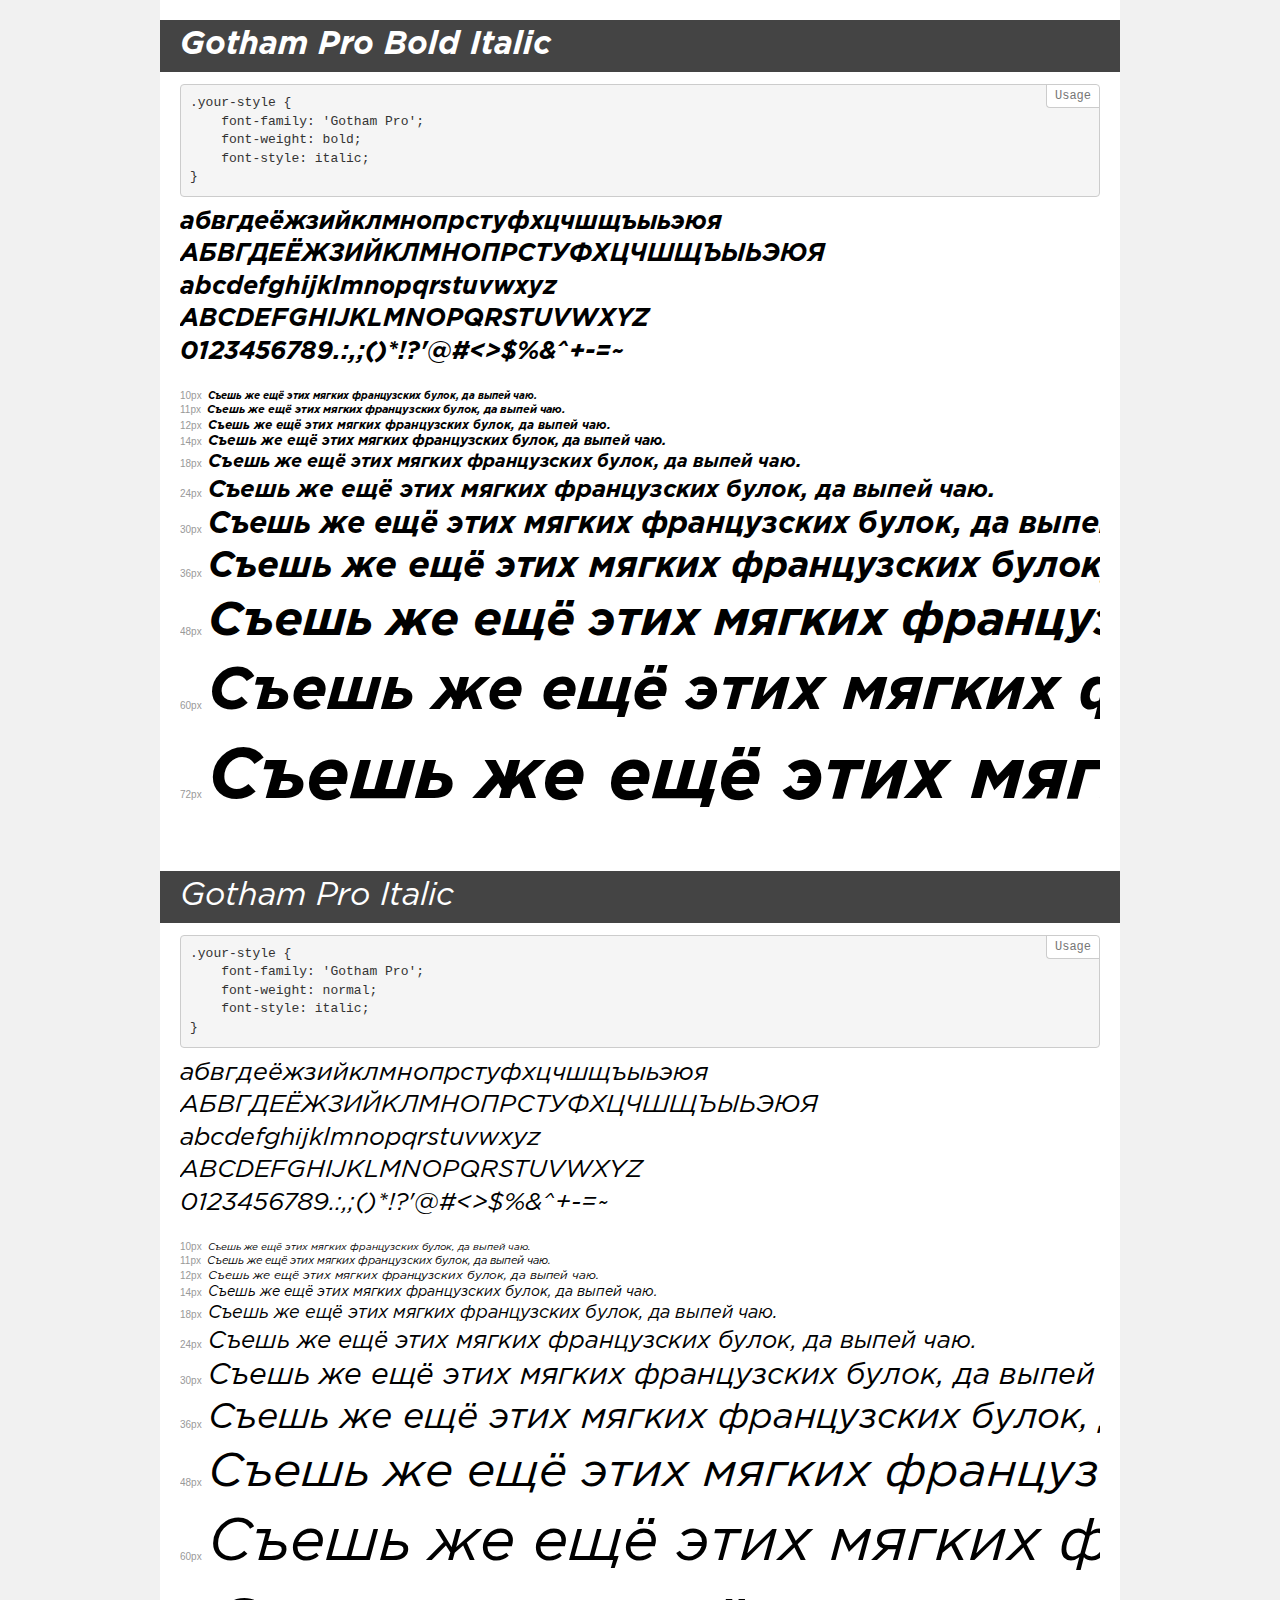
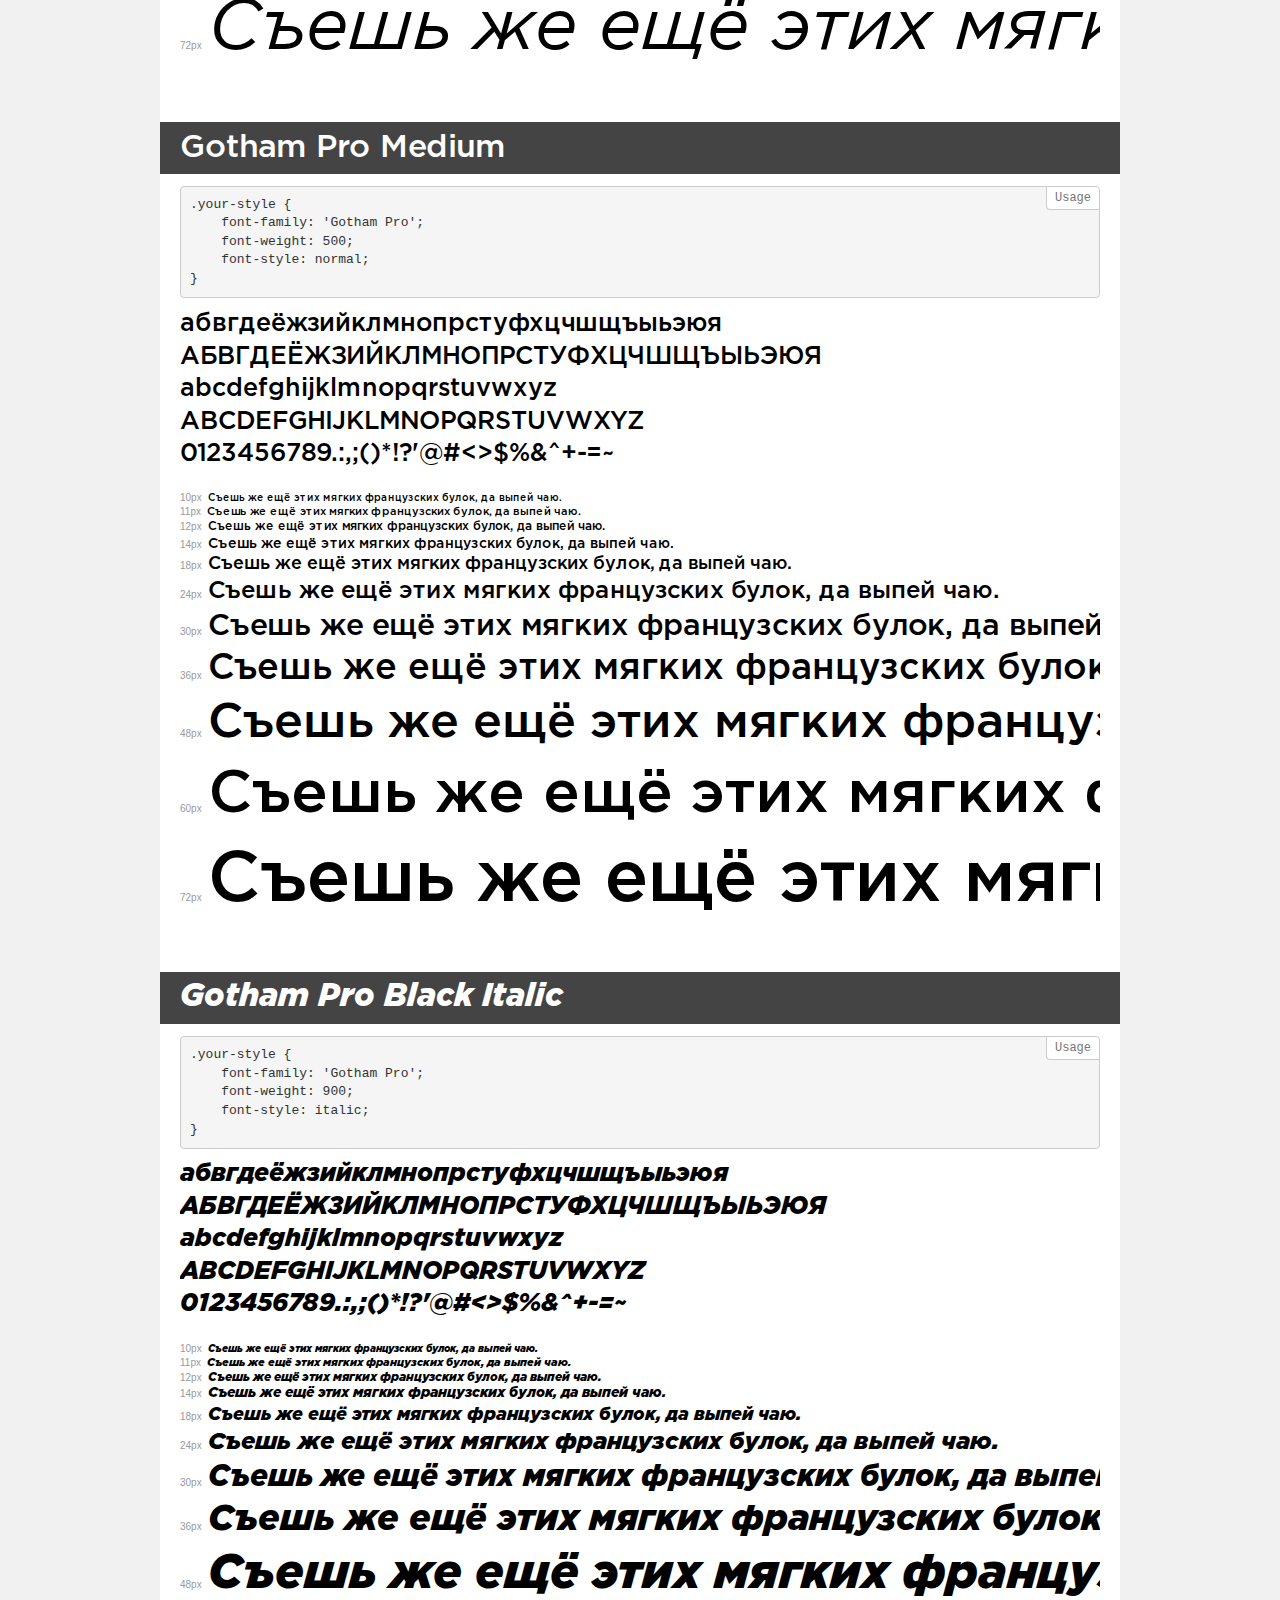
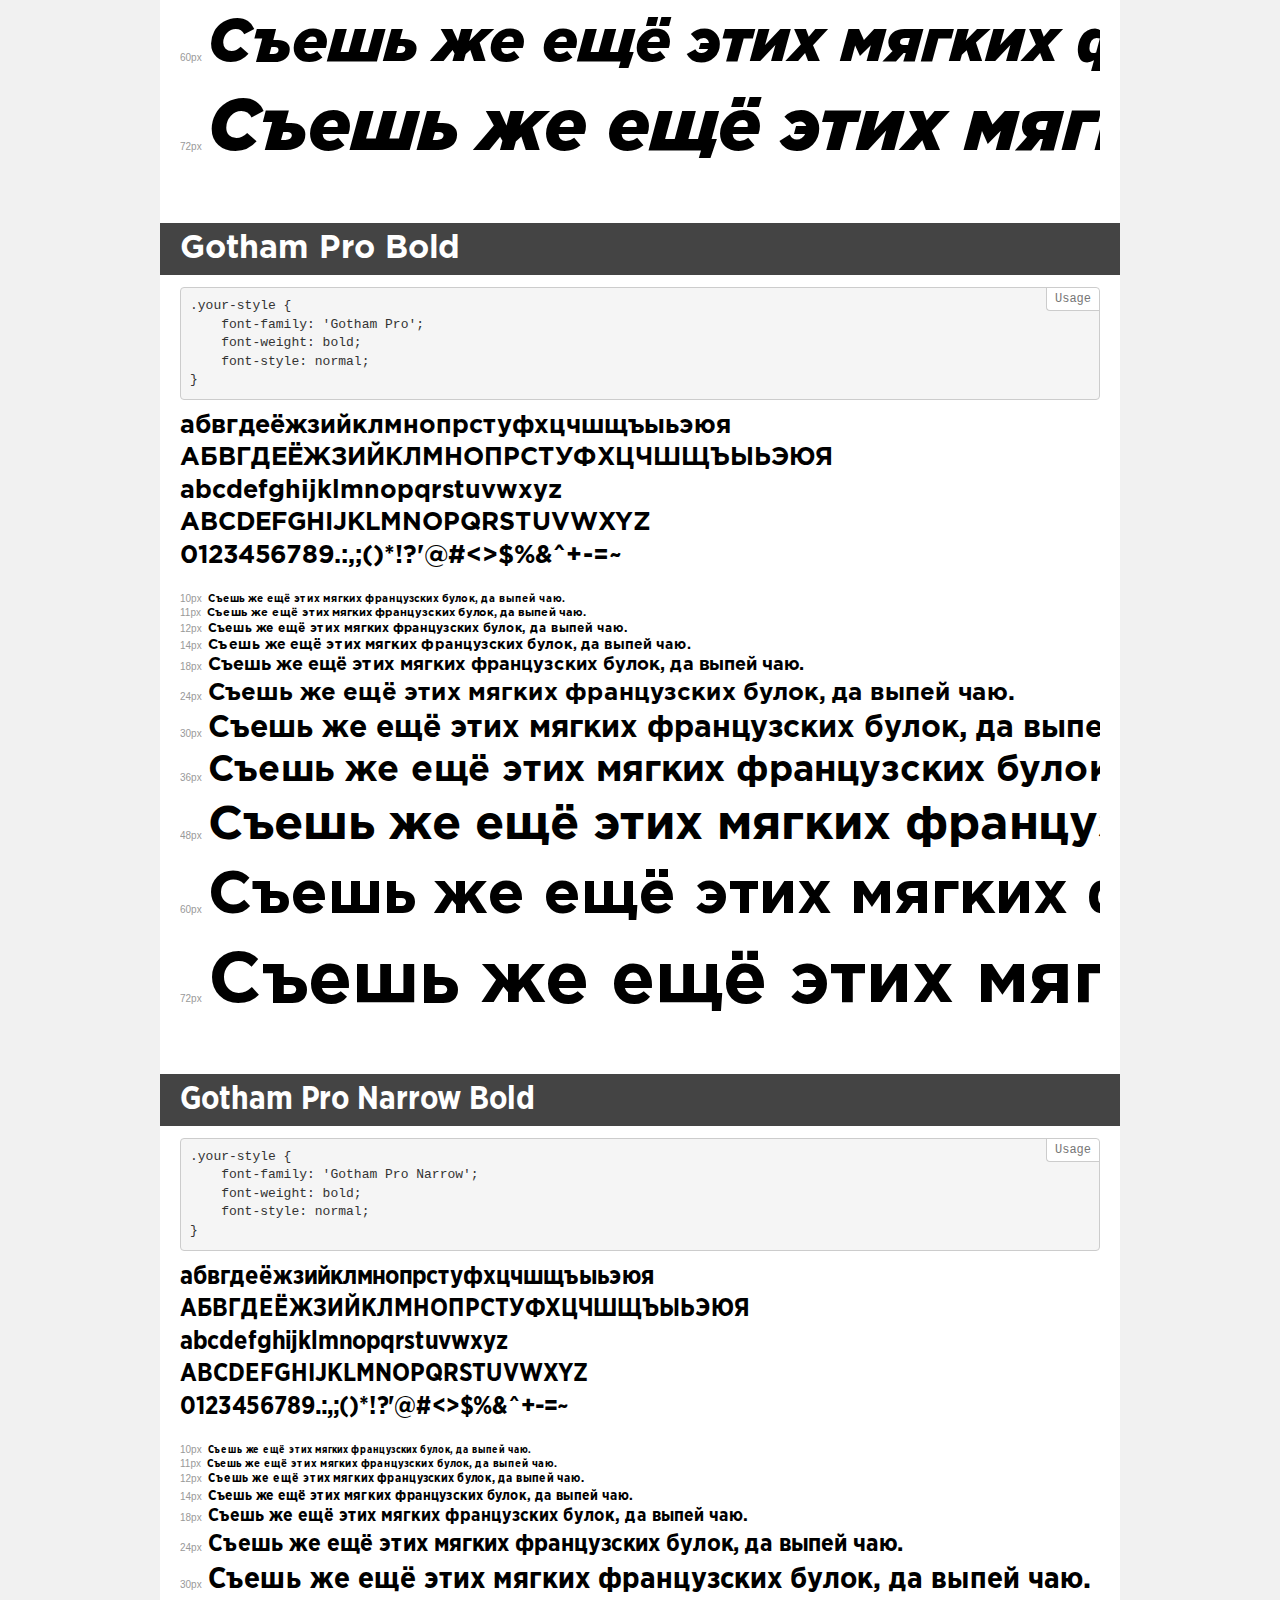
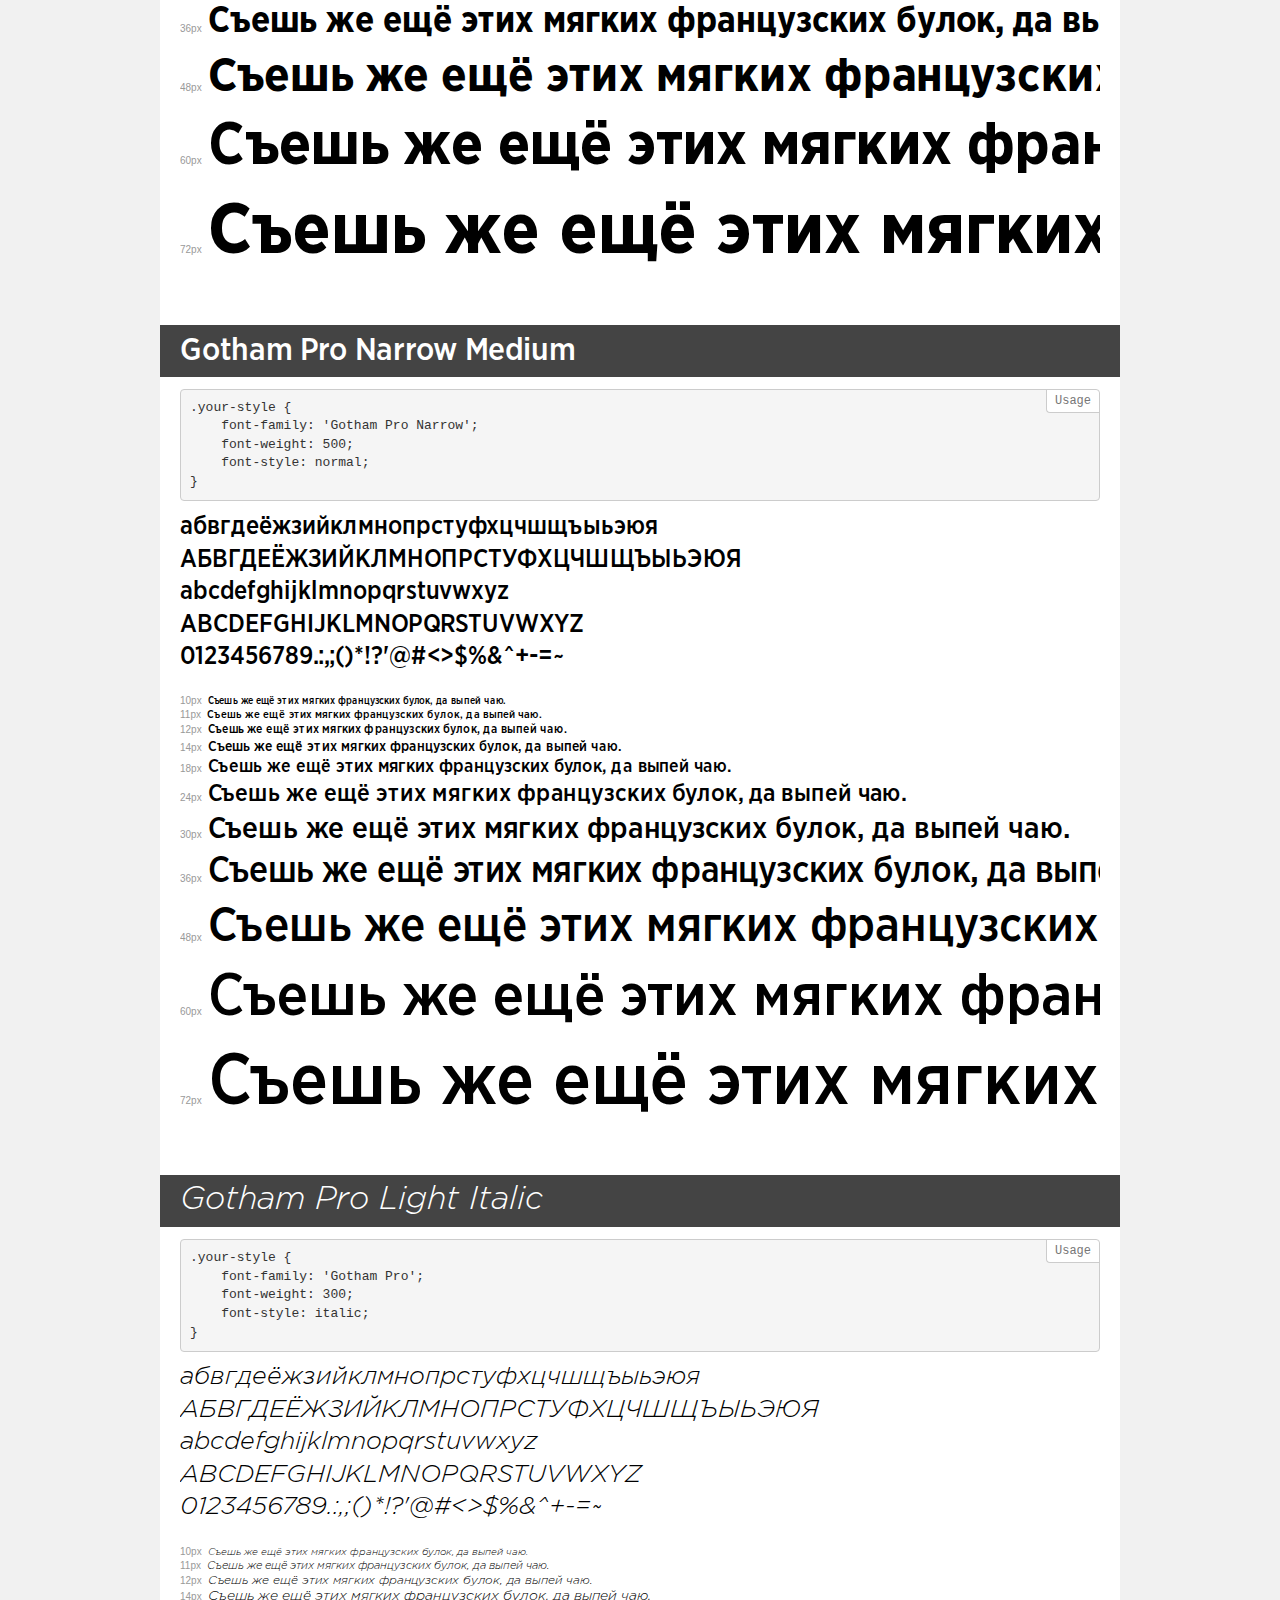
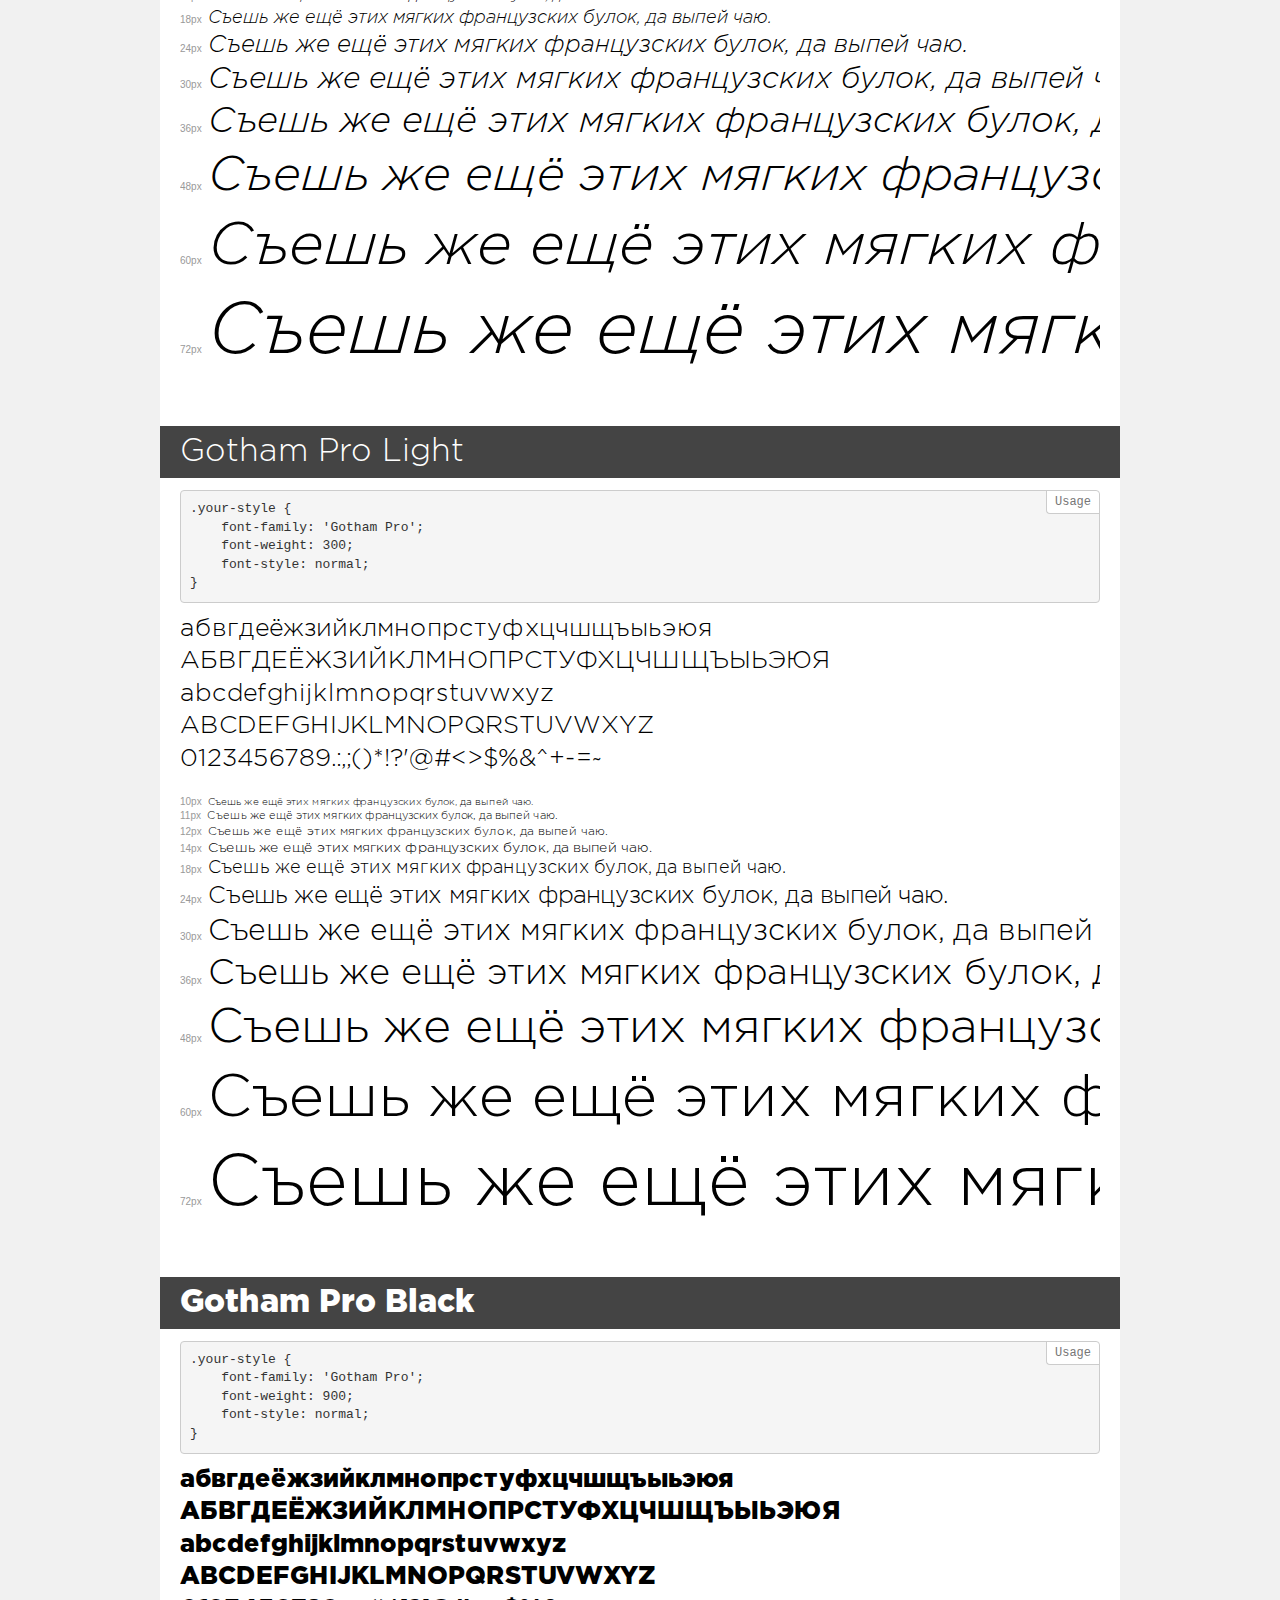
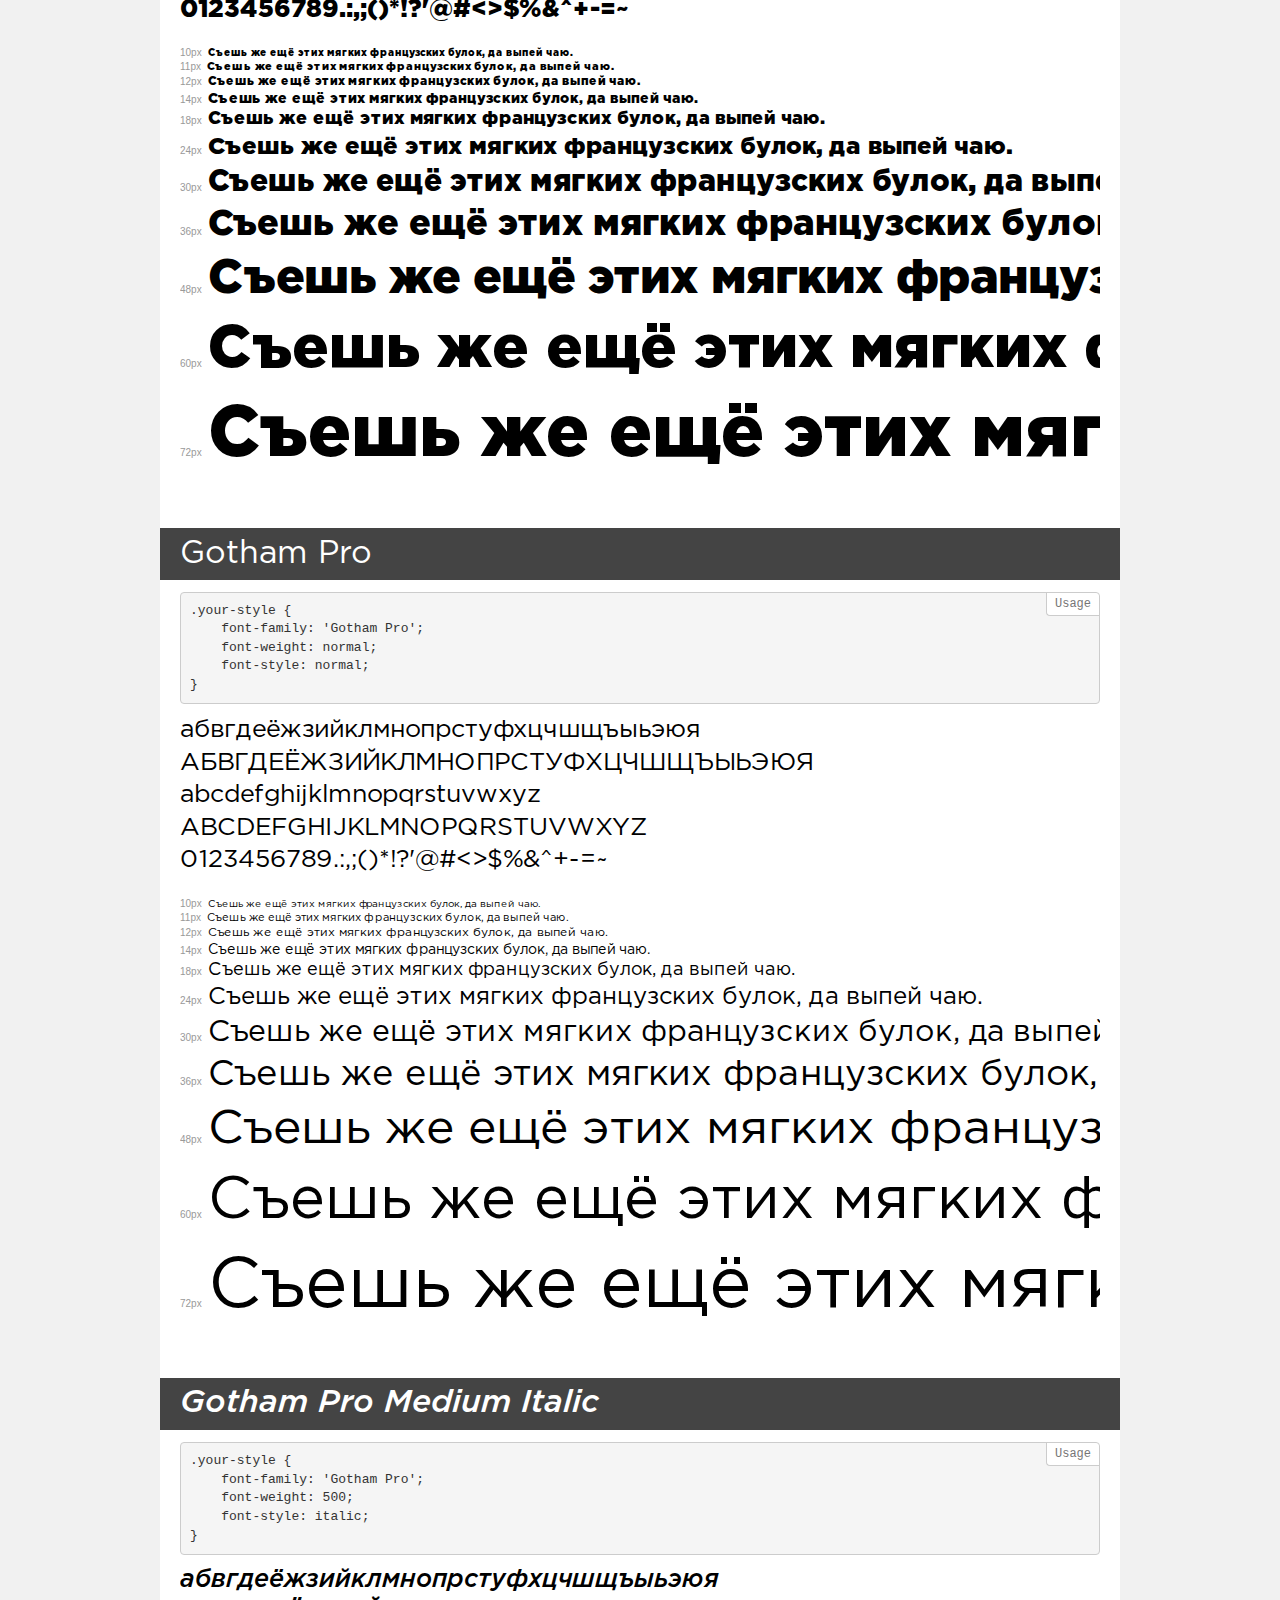
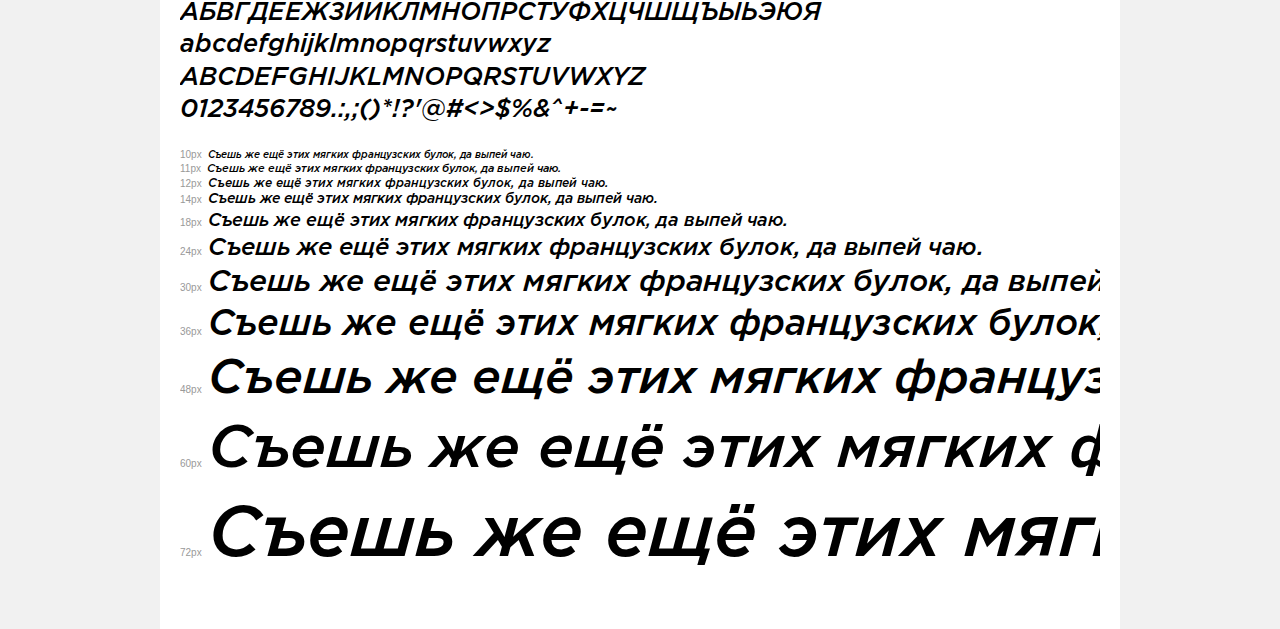
<file: fonts/demo.html>
<!DOCTYPE html>
<html>
<head>
	<meta charset="utf-8">
	<meta http-equiv="X-UA-Compatible" content="IE=edge">
	<meta name="viewport" content="width=device-width, initial-scale=1">
	<meta name="robots" content="noindex, noarchive">
	<title>Transfonter demo</title>
	<link href="stylesheet.css" rel="stylesheet">
	<style>
		/*
		http://meyerweb.com/eric/tools/css/reset/
		v2.0 | 20110126
		License: none (public domain)
		*/
		html, body, div, span, applet, object, iframe,
		h1, h2, h3, h4, h5, h6, p, blockquote, pre,
		a, abbr, acronym, address, big, cite, code,
		del, dfn, em, img, ins, kbd, q, s, samp,
		small, strike, strong, sub, sup, tt, var,
		b, u, i, center,
		dl, dt, dd, ol, ul, li,
		fieldset, form, label, legend,
		table, caption, tbody, tfoot, thead, tr, th, td,
		article, aside, canvas, details, embed,
		figure, figcaption, footer, header, hgroup,
		menu, nav, output, ruby, section, summary,
		time, mark, audio, video {
			margin: 0;
			padding: 0;
			border: 0;
			font-size: 100%;
			font: inherit;
			vertical-align: baseline;
		}
		/* HTML5 display-role reset for older browsers */
		article, aside, details, figcaption, figure,
		footer, header, hgroup, menu, nav, section {
			display: block;
		}
		body {
			line-height: 1;
		}
		ol, ul {
			list-style: none;
		}
		blockquote, q {
			quotes: none;
		}
		blockquote:before, blockquote:after,
		q:before, q:after {
			content: '';
			content: none;
		}
		table {
			border-collapse: collapse;
			border-spacing: 0;
		}
		/* common styles */
		body {
			background: #f1f1f1;
			color: #000;
		}
		.page {
			background: #fff;
			width: 920px;
			margin: 0 auto;
			padding: 20px 20px 0 20px;
			overflow: hidden;
		}
		.font-container {
			overflow-x: auto;
			overflow-y: hidden;
			margin-bottom: 40px;
			line-height: 1.3;
			white-space: nowrap;
			padding-bottom: 5px;
		}
		h1 {
			position: relative;
			background: #444;
			font-size: 32px;
			color: #fff;
			padding: 10px 20px;
			margin: 0 -20px 12px -20px;
		}
		.letters {
			font-size: 25px;
			margin-bottom: 20px;
		}
		.s10:before {
			content: '10px';
		}
		.s11:before {
			content: '11px';
		}
		.s12:before {
			content: '12px';
		}
		.s14:before {
			content: '14px';
		}
		.s18:before {
			content: '18px';
		}
		.s24:before {
			content: '24px';
		}
		.s30:before {
			content: '30px';
		}
		.s36:before {
			content: '36px';
		}
		.s48:before {
			content: '48px';
		}
		.s60:before {
			content: '60px';
		}
		.s72:before {
			content: '72px';
		}
		.s10:before, .s11:before, .s12:before, .s14:before,
		.s18:before, .s24:before, .s30:before, .s36:before,
		.s48:before, .s60:before, .s72:before {
			font-family: Arial, sans-serif;
			font-size: 10px;
			font-weight: normal;
			font-style: normal;
			color: #999;
			padding-right: 6px;
		}
		pre {
			display: block;
			position: relative;
			padding: 9px;
			margin: 0 0 10px;
			font-family: Monaco, Menlo, Consolas, "Courier New", monospace !important;
			font-size: 13px;
			line-height: 1.428571429;
			color: #333;
			font-weight: normal !important;
			font-style: normal !important;
			background-color: #f5f5f5;
			border: 1px solid #ccc;
			overflow-x: auto;
			border-radius: 4px;
		}
		pre:after {
			display: block;
			position: absolute;
			right: 0;
			top: 0;
			content: 'Usage';
			line-height: 1;
			padding: 5px 8px;
			font-size: 12px;
			color: #767676;
			background-color: #fff;
			border: 1px solid #ccc;
			border-right: none;
			border-top: none;
			border-radius: 0 4px 0 4px;
			z-index: 10;
		}
		/* responsive */
		@media (max-width: 959px) {
			.page {
				width: auto;
				margin: 0;
			}
		}
	</style>
</head>
<body>
<div class="page">
	<div class="demo" style="font-family: 'Gotham Pro'; font-weight: bold; font-style: italic;">
		<h1>Gotham Pro Bold Italic</h1>
		<pre>.your-style {
    font-family: 'Gotham Pro';
    font-weight: bold;
    font-style: italic;
}</pre>
		<div class="font-container">
			<p class="letters">
				абвгдеёжзийклмнопрстуфхцчшщъыьэюя <br />
				АБВГДЕЁЖЗИЙКЛМНОПРСТУФХЦЧШЩЪЫЬЭЮЯ <br />
				abcdefghijklmnopqrstuvwxyz <br />
				ABCDEFGHIJKLMNOPQRSTUVWXYZ <br />				0123456789.:,;()*!?'@#<>$%&^+-=~
			</p>
			<p class="s10" style="font-size: 10px;">Съешь же ещё этих мягких французских булок, да выпей чаю.</p>
			<p class="s11" style="font-size: 11px;">Съешь же ещё этих мягких французских булок, да выпей чаю.</p>
			<p class="s12" style="font-size: 12px;">Съешь же ещё этих мягких французских булок, да выпей чаю.</p>
			<p class="s14" style="font-size: 14px;">Съешь же ещё этих мягких французских булок, да выпей чаю.</p>
			<p class="s18" style="font-size: 18px;">Съешь же ещё этих мягких французских булок, да выпей чаю.</p>
			<p class="s24" style="font-size: 24px;">Съешь же ещё этих мягких французских булок, да выпей чаю.</p>
			<p class="s30" style="font-size: 30px;">Съешь же ещё этих мягких французских булок, да выпей чаю.</p>
			<p class="s36" style="font-size: 36px;">Съешь же ещё этих мягких французских булок, да выпей чаю.</p>
			<p class="s48" style="font-size: 48px;">Съешь же ещё этих мягких французских булок, да выпей чаю.</p>
			<p class="s60" style="font-size: 60px;">Съешь же ещё этих мягких французских булок, да выпей чаю.</p>
			<p class="s72" style="font-size: 72px;">Съешь же ещё этих мягких французских булок, да выпей чаю.</p>
		</div>
	</div>
	<div class="demo" style="font-family: 'Gotham Pro'; font-weight: normal; font-style: italic;">
		<h1>Gotham Pro Italic</h1>
		<pre>.your-style {
    font-family: 'Gotham Pro';
    font-weight: normal;
    font-style: italic;
}</pre>
		<div class="font-container">
			<p class="letters">
				абвгдеёжзийклмнопрстуфхцчшщъыьэюя <br />
				АБВГДЕЁЖЗИЙКЛМНОПРСТУФХЦЧШЩЪЫЬЭЮЯ <br />
				abcdefghijklmnopqrstuvwxyz <br />
				ABCDEFGHIJKLMNOPQRSTUVWXYZ <br />				0123456789.:,;()*!?'@#<>$%&^+-=~
			</p>
			<p class="s10" style="font-size: 10px;">Съешь же ещё этих мягких французских булок, да выпей чаю.</p>
			<p class="s11" style="font-size: 11px;">Съешь же ещё этих мягких французских булок, да выпей чаю.</p>
			<p class="s12" style="font-size: 12px;">Съешь же ещё этих мягких французских булок, да выпей чаю.</p>
			<p class="s14" style="font-size: 14px;">Съешь же ещё этих мягких французских булок, да выпей чаю.</p>
			<p class="s18" style="font-size: 18px;">Съешь же ещё этих мягких французских булок, да выпей чаю.</p>
			<p class="s24" style="font-size: 24px;">Съешь же ещё этих мягких французских булок, да выпей чаю.</p>
			<p class="s30" style="font-size: 30px;">Съешь же ещё этих мягких французских булок, да выпей чаю.</p>
			<p class="s36" style="font-size: 36px;">Съешь же ещё этих мягких французских булок, да выпей чаю.</p>
			<p class="s48" style="font-size: 48px;">Съешь же ещё этих мягких французских булок, да выпей чаю.</p>
			<p class="s60" style="font-size: 60px;">Съешь же ещё этих мягких французских булок, да выпей чаю.</p>
			<p class="s72" style="font-size: 72px;">Съешь же ещё этих мягких французских булок, да выпей чаю.</p>
		</div>
	</div>
	<div class="demo" style="font-family: 'Gotham Pro'; font-weight: 500; font-style: normal;">
		<h1>Gotham Pro Medium</h1>
		<pre>.your-style {
    font-family: 'Gotham Pro';
    font-weight: 500;
    font-style: normal;
}</pre>
		<div class="font-container">
			<p class="letters">
				абвгдеёжзийклмнопрстуфхцчшщъыьэюя <br />
				АБВГДЕЁЖЗИЙКЛМНОПРСТУФХЦЧШЩЪЫЬЭЮЯ <br />
				abcdefghijklmnopqrstuvwxyz <br />
				ABCDEFGHIJKLMNOPQRSTUVWXYZ <br />				0123456789.:,;()*!?'@#<>$%&^+-=~
			</p>
			<p class="s10" style="font-size: 10px;">Съешь же ещё этих мягких французских булок, да выпей чаю.</p>
			<p class="s11" style="font-size: 11px;">Съешь же ещё этих мягких французских булок, да выпей чаю.</p>
			<p class="s12" style="font-size: 12px;">Съешь же ещё этих мягких французских булок, да выпей чаю.</p>
			<p class="s14" style="font-size: 14px;">Съешь же ещё этих мягких французских булок, да выпей чаю.</p>
			<p class="s18" style="font-size: 18px;">Съешь же ещё этих мягких французских булок, да выпей чаю.</p>
			<p class="s24" style="font-size: 24px;">Съешь же ещё этих мягких французских булок, да выпей чаю.</p>
			<p class="s30" style="font-size: 30px;">Съешь же ещё этих мягких французских булок, да выпей чаю.</p>
			<p class="s36" style="font-size: 36px;">Съешь же ещё этих мягких французских булок, да выпей чаю.</p>
			<p class="s48" style="font-size: 48px;">Съешь же ещё этих мягких французских булок, да выпей чаю.</p>
			<p class="s60" style="font-size: 60px;">Съешь же ещё этих мягких французских булок, да выпей чаю.</p>
			<p class="s72" style="font-size: 72px;">Съешь же ещё этих мягких французских булок, да выпей чаю.</p>
		</div>
	</div>
	<div class="demo" style="font-family: 'Gotham Pro'; font-weight: 900; font-style: italic;">
		<h1>Gotham Pro Black Italic</h1>
		<pre>.your-style {
    font-family: 'Gotham Pro';
    font-weight: 900;
    font-style: italic;
}</pre>
		<div class="font-container">
			<p class="letters">
				абвгдеёжзийклмнопрстуфхцчшщъыьэюя <br />
				АБВГДЕЁЖЗИЙКЛМНОПРСТУФХЦЧШЩЪЫЬЭЮЯ <br />
				abcdefghijklmnopqrstuvwxyz <br />
				ABCDEFGHIJKLMNOPQRSTUVWXYZ <br />				0123456789.:,;()*!?'@#<>$%&^+-=~
			</p>
			<p class="s10" style="font-size: 10px;">Съешь же ещё этих мягких французских булок, да выпей чаю.</p>
			<p class="s11" style="font-size: 11px;">Съешь же ещё этих мягких французских булок, да выпей чаю.</p>
			<p class="s12" style="font-size: 12px;">Съешь же ещё этих мягких французских булок, да выпей чаю.</p>
			<p class="s14" style="font-size: 14px;">Съешь же ещё этих мягких французских булок, да выпей чаю.</p>
			<p class="s18" style="font-size: 18px;">Съешь же ещё этих мягких французских булок, да выпей чаю.</p>
			<p class="s24" style="font-size: 24px;">Съешь же ещё этих мягких французских булок, да выпей чаю.</p>
			<p class="s30" style="font-size: 30px;">Съешь же ещё этих мягких французских булок, да выпей чаю.</p>
			<p class="s36" style="font-size: 36px;">Съешь же ещё этих мягких французских булок, да выпей чаю.</p>
			<p class="s48" style="font-size: 48px;">Съешь же ещё этих мягких французских булок, да выпей чаю.</p>
			<p class="s60" style="font-size: 60px;">Съешь же ещё этих мягких французских булок, да выпей чаю.</p>
			<p class="s72" style="font-size: 72px;">Съешь же ещё этих мягких французских булок, да выпей чаю.</p>
		</div>
	</div>
	<div class="demo" style="font-family: 'Gotham Pro'; font-weight: bold; font-style: normal;">
		<h1>Gotham Pro Bold</h1>
		<pre>.your-style {
    font-family: 'Gotham Pro';
    font-weight: bold;
    font-style: normal;
}</pre>
		<div class="font-container">
			<p class="letters">
				абвгдеёжзийклмнопрстуфхцчшщъыьэюя <br />
				АБВГДЕЁЖЗИЙКЛМНОПРСТУФХЦЧШЩЪЫЬЭЮЯ <br />
				abcdefghijklmnopqrstuvwxyz <br />
				ABCDEFGHIJKLMNOPQRSTUVWXYZ <br />				0123456789.:,;()*!?'@#<>$%&^+-=~
			</p>
			<p class="s10" style="font-size: 10px;">Съешь же ещё этих мягких французских булок, да выпей чаю.</p>
			<p class="s11" style="font-size: 11px;">Съешь же ещё этих мягких французских булок, да выпей чаю.</p>
			<p class="s12" style="font-size: 12px;">Съешь же ещё этих мягких французских булок, да выпей чаю.</p>
			<p class="s14" style="font-size: 14px;">Съешь же ещё этих мягких французских булок, да выпей чаю.</p>
			<p class="s18" style="font-size: 18px;">Съешь же ещё этих мягких французских булок, да выпей чаю.</p>
			<p class="s24" style="font-size: 24px;">Съешь же ещё этих мягких французских булок, да выпей чаю.</p>
			<p class="s30" style="font-size: 30px;">Съешь же ещё этих мягких французских булок, да выпей чаю.</p>
			<p class="s36" style="font-size: 36px;">Съешь же ещё этих мягких французских булок, да выпей чаю.</p>
			<p class="s48" style="font-size: 48px;">Съешь же ещё этих мягких французских булок, да выпей чаю.</p>
			<p class="s60" style="font-size: 60px;">Съешь же ещё этих мягких французских булок, да выпей чаю.</p>
			<p class="s72" style="font-size: 72px;">Съешь же ещё этих мягких французских булок, да выпей чаю.</p>
		</div>
	</div>
	<div class="demo" style="font-family: 'Gotham Pro Narrow'; font-weight: bold; font-style: normal;">
		<h1>Gotham Pro Narrow Bold</h1>
		<pre>.your-style {
    font-family: 'Gotham Pro Narrow';
    font-weight: bold;
    font-style: normal;
}</pre>
		<div class="font-container">
			<p class="letters">
				абвгдеёжзийклмнопрстуфхцчшщъыьэюя <br />
				АБВГДЕЁЖЗИЙКЛМНОПРСТУФХЦЧШЩЪЫЬЭЮЯ <br />
				abcdefghijklmnopqrstuvwxyz <br />
				ABCDEFGHIJKLMNOPQRSTUVWXYZ <br />				0123456789.:,;()*!?'@#<>$%&^+-=~
			</p>
			<p class="s10" style="font-size: 10px;">Съешь же ещё этих мягких французских булок, да выпей чаю.</p>
			<p class="s11" style="font-size: 11px;">Съешь же ещё этих мягких французских булок, да выпей чаю.</p>
			<p class="s12" style="font-size: 12px;">Съешь же ещё этих мягких французских булок, да выпей чаю.</p>
			<p class="s14" style="font-size: 14px;">Съешь же ещё этих мягких французских булок, да выпей чаю.</p>
			<p class="s18" style="font-size: 18px;">Съешь же ещё этих мягких французских булок, да выпей чаю.</p>
			<p class="s24" style="font-size: 24px;">Съешь же ещё этих мягких французских булок, да выпей чаю.</p>
			<p class="s30" style="font-size: 30px;">Съешь же ещё этих мягких французских булок, да выпей чаю.</p>
			<p class="s36" style="font-size: 36px;">Съешь же ещё этих мягких французских булок, да выпей чаю.</p>
			<p class="s48" style="font-size: 48px;">Съешь же ещё этих мягких французских булок, да выпей чаю.</p>
			<p class="s60" style="font-size: 60px;">Съешь же ещё этих мягких французских булок, да выпей чаю.</p>
			<p class="s72" style="font-size: 72px;">Съешь же ещё этих мягких французских булок, да выпей чаю.</p>
		</div>
	</div>
	<div class="demo" style="font-family: 'Gotham Pro Narrow'; font-weight: 500; font-style: normal;">
		<h1>Gotham Pro Narrow Medium</h1>
		<pre>.your-style {
    font-family: 'Gotham Pro Narrow';
    font-weight: 500;
    font-style: normal;
}</pre>
		<div class="font-container">
			<p class="letters">
				абвгдеёжзийклмнопрстуфхцчшщъыьэюя <br />
				АБВГДЕЁЖЗИЙКЛМНОПРСТУФХЦЧШЩЪЫЬЭЮЯ <br />
				abcdefghijklmnopqrstuvwxyz <br />
				ABCDEFGHIJKLMNOPQRSTUVWXYZ <br />				0123456789.:,;()*!?'@#<>$%&^+-=~
			</p>
			<p class="s10" style="font-size: 10px;">Съешь же ещё этих мягких французских булок, да выпей чаю.</p>
			<p class="s11" style="font-size: 11px;">Съешь же ещё этих мягких французских булок, да выпей чаю.</p>
			<p class="s12" style="font-size: 12px;">Съешь же ещё этих мягких французских булок, да выпей чаю.</p>
			<p class="s14" style="font-size: 14px;">Съешь же ещё этих мягких французских булок, да выпей чаю.</p>
			<p class="s18" style="font-size: 18px;">Съешь же ещё этих мягких французских булок, да выпей чаю.</p>
			<p class="s24" style="font-size: 24px;">Съешь же ещё этих мягких французских булок, да выпей чаю.</p>
			<p class="s30" style="font-size: 30px;">Съешь же ещё этих мягких французских булок, да выпей чаю.</p>
			<p class="s36" style="font-size: 36px;">Съешь же ещё этих мягких французских булок, да выпей чаю.</p>
			<p class="s48" style="font-size: 48px;">Съешь же ещё этих мягких французских булок, да выпей чаю.</p>
			<p class="s60" style="font-size: 60px;">Съешь же ещё этих мягких французских булок, да выпей чаю.</p>
			<p class="s72" style="font-size: 72px;">Съешь же ещё этих мягких французских булок, да выпей чаю.</p>
		</div>
	</div>
	<div class="demo" style="font-family: 'Gotham Pro'; font-weight: 300; font-style: italic;">
		<h1>Gotham Pro Light Italic</h1>
		<pre>.your-style {
    font-family: 'Gotham Pro';
    font-weight: 300;
    font-style: italic;
}</pre>
		<div class="font-container">
			<p class="letters">
				абвгдеёжзийклмнопрстуфхцчшщъыьэюя <br />
				АБВГДЕЁЖЗИЙКЛМНОПРСТУФХЦЧШЩЪЫЬЭЮЯ <br />
				abcdefghijklmnopqrstuvwxyz <br />
				ABCDEFGHIJKLMNOPQRSTUVWXYZ <br />				0123456789.:,;()*!?'@#<>$%&^+-=~
			</p>
			<p class="s10" style="font-size: 10px;">Съешь же ещё этих мягких французских булок, да выпей чаю.</p>
			<p class="s11" style="font-size: 11px;">Съешь же ещё этих мягких французских булок, да выпей чаю.</p>
			<p class="s12" style="font-size: 12px;">Съешь же ещё этих мягких французских булок, да выпей чаю.</p>
			<p class="s14" style="font-size: 14px;">Съешь же ещё этих мягких французских булок, да выпей чаю.</p>
			<p class="s18" style="font-size: 18px;">Съешь же ещё этих мягких французских булок, да выпей чаю.</p>
			<p class="s24" style="font-size: 24px;">Съешь же ещё этих мягких французских булок, да выпей чаю.</p>
			<p class="s30" style="font-size: 30px;">Съешь же ещё этих мягких французских булок, да выпей чаю.</p>
			<p class="s36" style="font-size: 36px;">Съешь же ещё этих мягких французских булок, да выпей чаю.</p>
			<p class="s48" style="font-size: 48px;">Съешь же ещё этих мягких французских булок, да выпей чаю.</p>
			<p class="s60" style="font-size: 60px;">Съешь же ещё этих мягких французских булок, да выпей чаю.</p>
			<p class="s72" style="font-size: 72px;">Съешь же ещё этих мягких французских булок, да выпей чаю.</p>
		</div>
	</div>
	<div class="demo" style="font-family: 'Gotham Pro'; font-weight: 300; font-style: normal;">
		<h1>Gotham Pro Light</h1>
		<pre>.your-style {
    font-family: 'Gotham Pro';
    font-weight: 300;
    font-style: normal;
}</pre>
		<div class="font-container">
			<p class="letters">
				абвгдеёжзийклмнопрстуфхцчшщъыьэюя <br />
				АБВГДЕЁЖЗИЙКЛМНОПРСТУФХЦЧШЩЪЫЬЭЮЯ <br />
				abcdefghijklmnopqrstuvwxyz <br />
				ABCDEFGHIJKLMNOPQRSTUVWXYZ <br />				0123456789.:,;()*!?'@#<>$%&^+-=~
			</p>
			<p class="s10" style="font-size: 10px;">Съешь же ещё этих мягких французских булок, да выпей чаю.</p>
			<p class="s11" style="font-size: 11px;">Съешь же ещё этих мягких французских булок, да выпей чаю.</p>
			<p class="s12" style="font-size: 12px;">Съешь же ещё этих мягких французских булок, да выпей чаю.</p>
			<p class="s14" style="font-size: 14px;">Съешь же ещё этих мягких французских булок, да выпей чаю.</p>
			<p class="s18" style="font-size: 18px;">Съешь же ещё этих мягких французских булок, да выпей чаю.</p>
			<p class="s24" style="font-size: 24px;">Съешь же ещё этих мягких французских булок, да выпей чаю.</p>
			<p class="s30" style="font-size: 30px;">Съешь же ещё этих мягких французских булок, да выпей чаю.</p>
			<p class="s36" style="font-size: 36px;">Съешь же ещё этих мягких французских булок, да выпей чаю.</p>
			<p class="s48" style="font-size: 48px;">Съешь же ещё этих мягких французских булок, да выпей чаю.</p>
			<p class="s60" style="font-size: 60px;">Съешь же ещё этих мягких французских булок, да выпей чаю.</p>
			<p class="s72" style="font-size: 72px;">Съешь же ещё этих мягких французских булок, да выпей чаю.</p>
		</div>
	</div>
	<div class="demo" style="font-family: 'Gotham Pro'; font-weight: 900; font-style: normal;">
		<h1>Gotham Pro Black</h1>
		<pre>.your-style {
    font-family: 'Gotham Pro';
    font-weight: 900;
    font-style: normal;
}</pre>
		<div class="font-container">
			<p class="letters">
				абвгдеёжзийклмнопрстуфхцчшщъыьэюя <br />
				АБВГДЕЁЖЗИЙКЛМНОПРСТУФХЦЧШЩЪЫЬЭЮЯ <br />
				abcdefghijklmnopqrstuvwxyz <br />
				ABCDEFGHIJKLMNOPQRSTUVWXYZ <br />				0123456789.:,;()*!?'@#<>$%&^+-=~
			</p>
			<p class="s10" style="font-size: 10px;">Съешь же ещё этих мягких французских булок, да выпей чаю.</p>
			<p class="s11" style="font-size: 11px;">Съешь же ещё этих мягких французских булок, да выпей чаю.</p>
			<p class="s12" style="font-size: 12px;">Съешь же ещё этих мягких французских булок, да выпей чаю.</p>
			<p class="s14" style="font-size: 14px;">Съешь же ещё этих мягких французских булок, да выпей чаю.</p>
			<p class="s18" style="font-size: 18px;">Съешь же ещё этих мягких французских булок, да выпей чаю.</p>
			<p class="s24" style="font-size: 24px;">Съешь же ещё этих мягких французских булок, да выпей чаю.</p>
			<p class="s30" style="font-size: 30px;">Съешь же ещё этих мягких французских булок, да выпей чаю.</p>
			<p class="s36" style="font-size: 36px;">Съешь же ещё этих мягких французских булок, да выпей чаю.</p>
			<p class="s48" style="font-size: 48px;">Съешь же ещё этих мягких французских булок, да выпей чаю.</p>
			<p class="s60" style="font-size: 60px;">Съешь же ещё этих мягких французских булок, да выпей чаю.</p>
			<p class="s72" style="font-size: 72px;">Съешь же ещё этих мягких французских булок, да выпей чаю.</p>
		</div>
	</div>
	<div class="demo" style="font-family: 'Gotham Pro'; font-weight: normal; font-style: normal;">
		<h1>Gotham Pro</h1>
		<pre>.your-style {
    font-family: 'Gotham Pro';
    font-weight: normal;
    font-style: normal;
}</pre>
		<div class="font-container">
			<p class="letters">
				абвгдеёжзийклмнопрстуфхцчшщъыьэюя <br />
				АБВГДЕЁЖЗИЙКЛМНОПРСТУФХЦЧШЩЪЫЬЭЮЯ <br />
				abcdefghijklmnopqrstuvwxyz <br />
				ABCDEFGHIJKLMNOPQRSTUVWXYZ <br />				0123456789.:,;()*!?'@#<>$%&^+-=~
			</p>
			<p class="s10" style="font-size: 10px;">Съешь же ещё этих мягких французских булок, да выпей чаю.</p>
			<p class="s11" style="font-size: 11px;">Съешь же ещё этих мягких французских булок, да выпей чаю.</p>
			<p class="s12" style="font-size: 12px;">Съешь же ещё этих мягких французских булок, да выпей чаю.</p>
			<p class="s14" style="font-size: 14px;">Съешь же ещё этих мягких французских булок, да выпей чаю.</p>
			<p class="s18" style="font-size: 18px;">Съешь же ещё этих мягких французских булок, да выпей чаю.</p>
			<p class="s24" style="font-size: 24px;">Съешь же ещё этих мягких французских булок, да выпей чаю.</p>
			<p class="s30" style="font-size: 30px;">Съешь же ещё этих мягких французских булок, да выпей чаю.</p>
			<p class="s36" style="font-size: 36px;">Съешь же ещё этих мягких французских булок, да выпей чаю.</p>
			<p class="s48" style="font-size: 48px;">Съешь же ещё этих мягких французских булок, да выпей чаю.</p>
			<p class="s60" style="font-size: 60px;">Съешь же ещё этих мягких французских булок, да выпей чаю.</p>
			<p class="s72" style="font-size: 72px;">Съешь же ещё этих мягких французских булок, да выпей чаю.</p>
		</div>
	</div>
	<div class="demo" style="font-family: 'Gotham Pro'; font-weight: 500; font-style: italic;">
		<h1>Gotham Pro Medium Italic</h1>
		<pre>.your-style {
    font-family: 'Gotham Pro';
    font-weight: 500;
    font-style: italic;
}</pre>
		<div class="font-container">
			<p class="letters">
				абвгдеёжзийклмнопрстуфхцчшщъыьэюя <br />
				АБВГДЕЁЖЗИЙКЛМНОПРСТУФХЦЧШЩЪЫЬЭЮЯ <br />
				abcdefghijklmnopqrstuvwxyz <br />
				ABCDEFGHIJKLMNOPQRSTUVWXYZ <br />				0123456789.:,;()*!?'@#<>$%&^+-=~
			</p>
			<p class="s10" style="font-size: 10px;">Съешь же ещё этих мягких французских булок, да выпей чаю.</p>
			<p class="s11" style="font-size: 11px;">Съешь же ещё этих мягких французских булок, да выпей чаю.</p>
			<p class="s12" style="font-size: 12px;">Съешь же ещё этих мягких французских булок, да выпей чаю.</p>
			<p class="s14" style="font-size: 14px;">Съешь же ещё этих мягких французских булок, да выпей чаю.</p>
			<p class="s18" style="font-size: 18px;">Съешь же ещё этих мягких французских булок, да выпей чаю.</p>
			<p class="s24" style="font-size: 24px;">Съешь же ещё этих мягких французских булок, да выпей чаю.</p>
			<p class="s30" style="font-size: 30px;">Съешь же ещё этих мягких французских булок, да выпей чаю.</p>
			<p class="s36" style="font-size: 36px;">Съешь же ещё этих мягких французских булок, да выпей чаю.</p>
			<p class="s48" style="font-size: 48px;">Съешь же ещё этих мягких французских булок, да выпей чаю.</p>
			<p class="s60" style="font-size: 60px;">Съешь же ещё этих мягких французских булок, да выпей чаю.</p>
			<p class="s72" style="font-size: 72px;">Съешь же ещё этих мягких французских булок, да выпей чаю.</p>
		</div>
	</div>
</div>
</body>
</html>
</file>
<file: fonts/stylesheet.css>
/* This stylesheet generated by Transfonter (https://transfonter.org) on June 26, 2017 12:11 PM */

@font-face {
	font-family: 'Gotham Pro';
	src: url('GothamPro-BoldItalic.eot');
	src: local('Gotham Pro Bold Italic'), local('GothamPro-BoldItalic'),
		url('GothamPro-BoldItalic.eot?#iefix') format('embedded-opentype'),
		url('GothamPro-BoldItalic.woff') format('woff'),
		url('GothamPro-BoldItalic.ttf') format('truetype');
	font-weight: bold;
	font-style: italic;
}

@font-face {
	font-family: 'Gotham Pro';
	src: url('GothamPro-Italic.eot');
	src: local('Gotham Pro Italic'), local('GothamPro-Italic'),
		url('GothamPro-Italic.eot?#iefix') format('embedded-opentype'),
		url('GothamPro-Italic.woff') format('woff'),
		url('GothamPro-Italic.ttf') format('truetype');
	font-weight: normal;
	font-style: italic;
}

@font-face {
	font-family: 'Gotham Pro';
	src: url('GothamPro-Medium.eot');
	src: local('Gotham Pro Medium'), local('GothamPro-Medium'),
		url('GothamPro-Medium.eot?#iefix') format('embedded-opentype'),
		url('GothamPro-Medium.woff') format('woff'),
		url('GothamPro-Medium.ttf') format('truetype');
	font-weight: 500;
	font-style: normal;
}

@font-face {
	font-family: 'Gotham Pro';
	src: url('GothamPro-BlackItalic.eot');
	src: local('Gotham Pro Black Italic'), local('GothamPro-BlackItalic'),
		url('GothamPro-BlackItalic.eot?#iefix') format('embedded-opentype'),
		url('GothamPro-BlackItalic.woff') format('woff'),
		url('GothamPro-BlackItalic.ttf') format('truetype');
	font-weight: 900;
	font-style: italic;
}

@font-face {
	font-family: 'Gotham Pro';
	src: url('GothamPro-Bold.eot');
	src: local('Gotham Pro Bold'), local('GothamPro-Bold'),
		url('GothamPro-Bold.eot?#iefix') format('embedded-opentype'),
		url('GothamPro-Bold.woff') format('woff'),
		url('GothamPro-Bold.ttf') format('truetype');
	font-weight: bold;
	font-style: normal;
}

@font-face {
	font-family: 'Gotham Pro Narrow';
	src: url('GothamProNarrow-Bold.eot');
	src: local('Gotham Pro Narrow Bold'), local('GothamProNarrow-Bold'),
		url('GothamProNarrow-Bold.eot?#iefix') format('embedded-opentype'),
		url('GothamProNarrow-Bold.woff') format('woff'),
		url('GothamProNarrow-Bold.ttf') format('truetype');
	font-weight: bold;
	font-style: normal;
}

@font-face {
	font-family: 'Gotham Pro Narrow';
	src: url('GothamProNarrow-Medium.eot');
	src: local('Gotham Pro Narrow Medium'), local('GothamProNarrow-Medium'),
		url('GothamProNarrow-Medium.eot?#iefix') format('embedded-opentype'),
		url('GothamProNarrow-Medium.woff') format('woff'),
		url('GothamProNarrow-Medium.ttf') format('truetype');
	font-weight: 500;
	font-style: normal;
}

@font-face {
	font-family: 'Gotham Pro';
	src: url('GothamPro-LightItalic.eot');
	src: local('Gotham Pro Light Italic'), local('GothamPro-LightItalic'),
		url('GothamPro-LightItalic.eot?#iefix') format('embedded-opentype'),
		url('GothamPro-LightItalic.woff') format('woff'),
		url('GothamPro-LightItalic.ttf') format('truetype');
	font-weight: 300;
	font-style: italic;
}

@font-face {
	font-family: 'Gotham Pro';
	src: url('GothamPro-Light.eot');
	src: local('Gotham Pro Light'), local('GothamPro-Light'),
		url('GothamPro-Light.eot?#iefix') format('embedded-opentype'),
		url('GothamPro-Light.woff') format('woff'),
		url('GothamPro-Light.ttf') format('truetype');
	font-weight: 300;
	font-style: normal;
}

@font-face {
	font-family: 'Gotham Pro';
	src: url('GothamPro-Black.eot');
	src: local('Gotham Pro Black'), local('GothamPro-Black'),
		url('GothamPro-Black.eot?#iefix') format('embedded-opentype'),
		url('GothamPro-Black.woff') format('woff'),
		url('GothamPro-Black.ttf') format('truetype');
	font-weight: 900;
	font-style: normal;
}

@font-face {
	font-family: 'Gotham Pro';
	src: url('GothamPro.eot');
	src: local('Gotham Pro'), local('GothamPro'),
		url('GothamPro.eot?#iefix') format('embedded-opentype'),
		url('GothamPro.woff') format('woff'),
		url('GothamPro.ttf') format('truetype');
	font-weight: normal;
	font-style: normal;
}

@font-face {
	font-family: 'Gotham Pro';
	src: url('GothamPro-MediumItalic.eot');
	src: local('Gotham Pro Medium Italic'), local('GothamPro-MediumItalic'),
		url('GothamPro-MediumItalic.eot?#iefix') format('embedded-opentype'),
		url('GothamPro-MediumItalic.woff') format('woff'),
		url('GothamPro-MediumItalic.ttf') format('truetype');
	font-weight: 500;
	font-style: italic;
}
</file>
